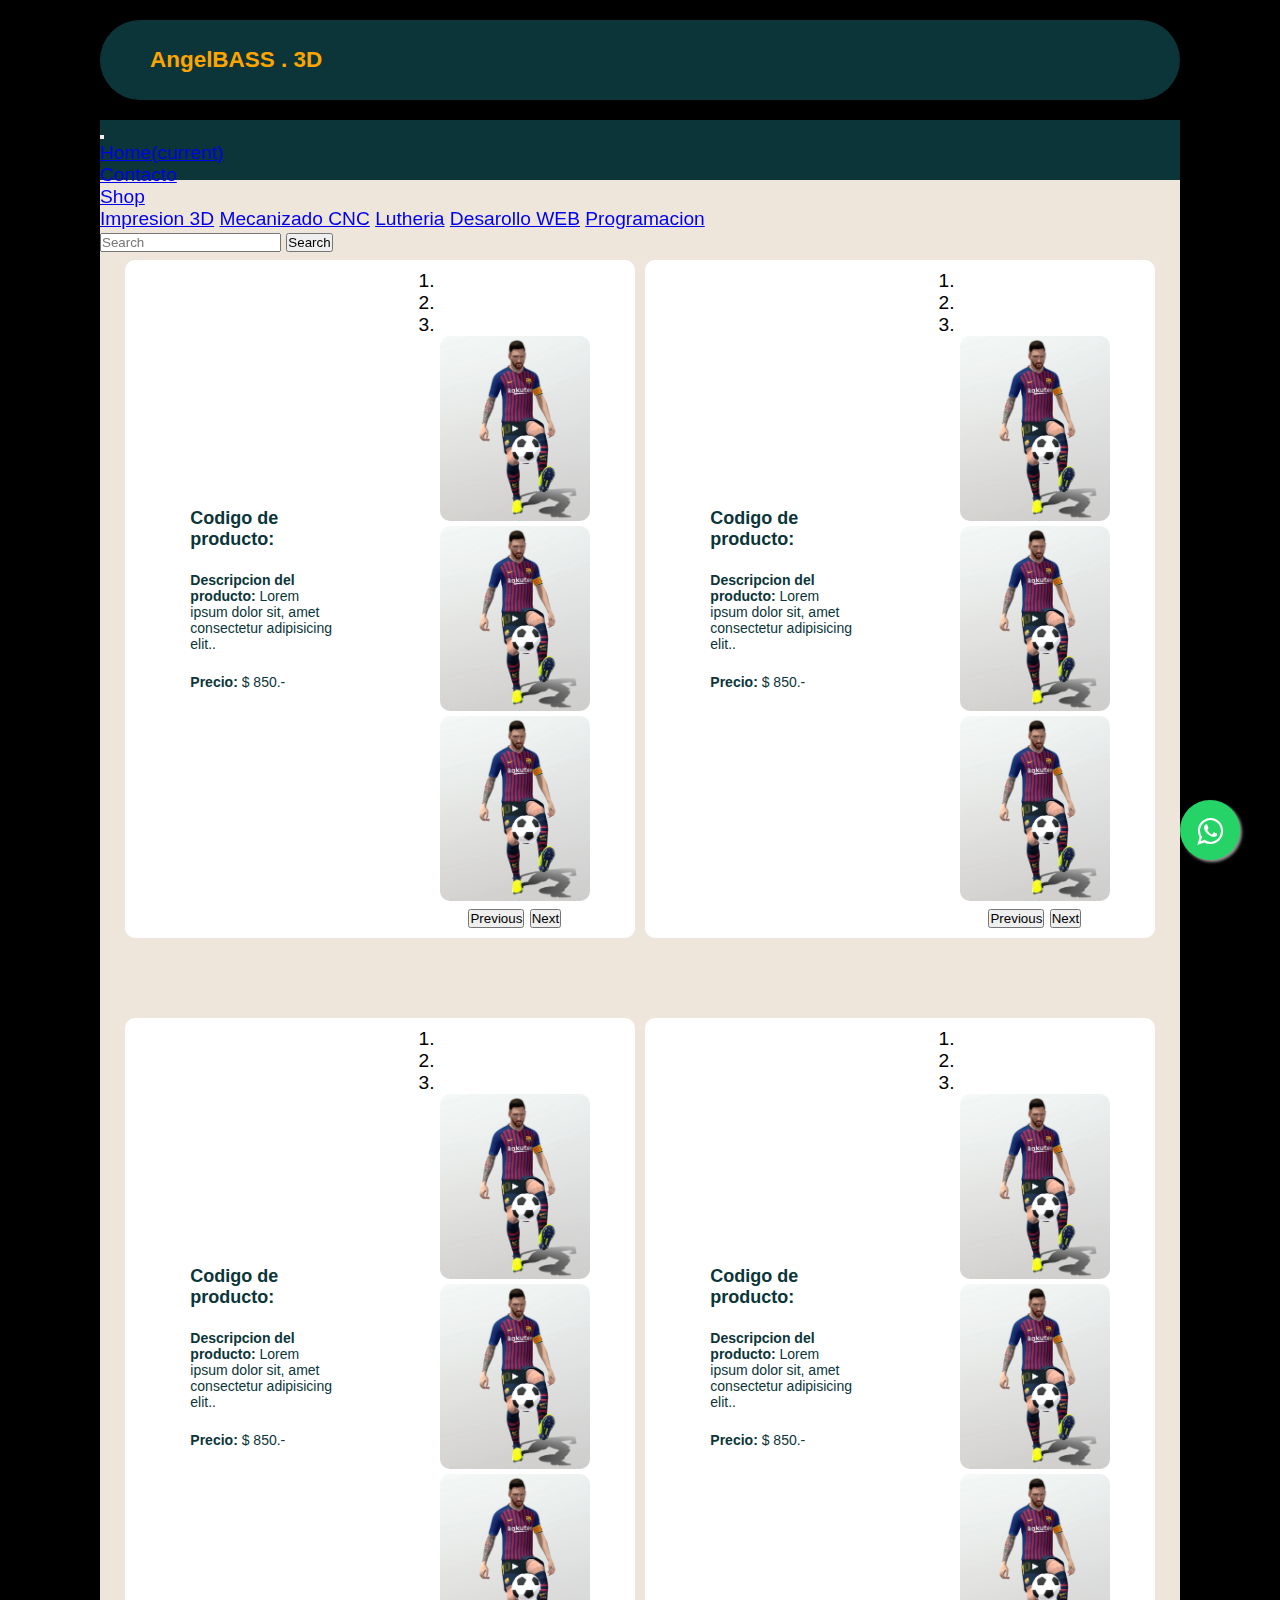
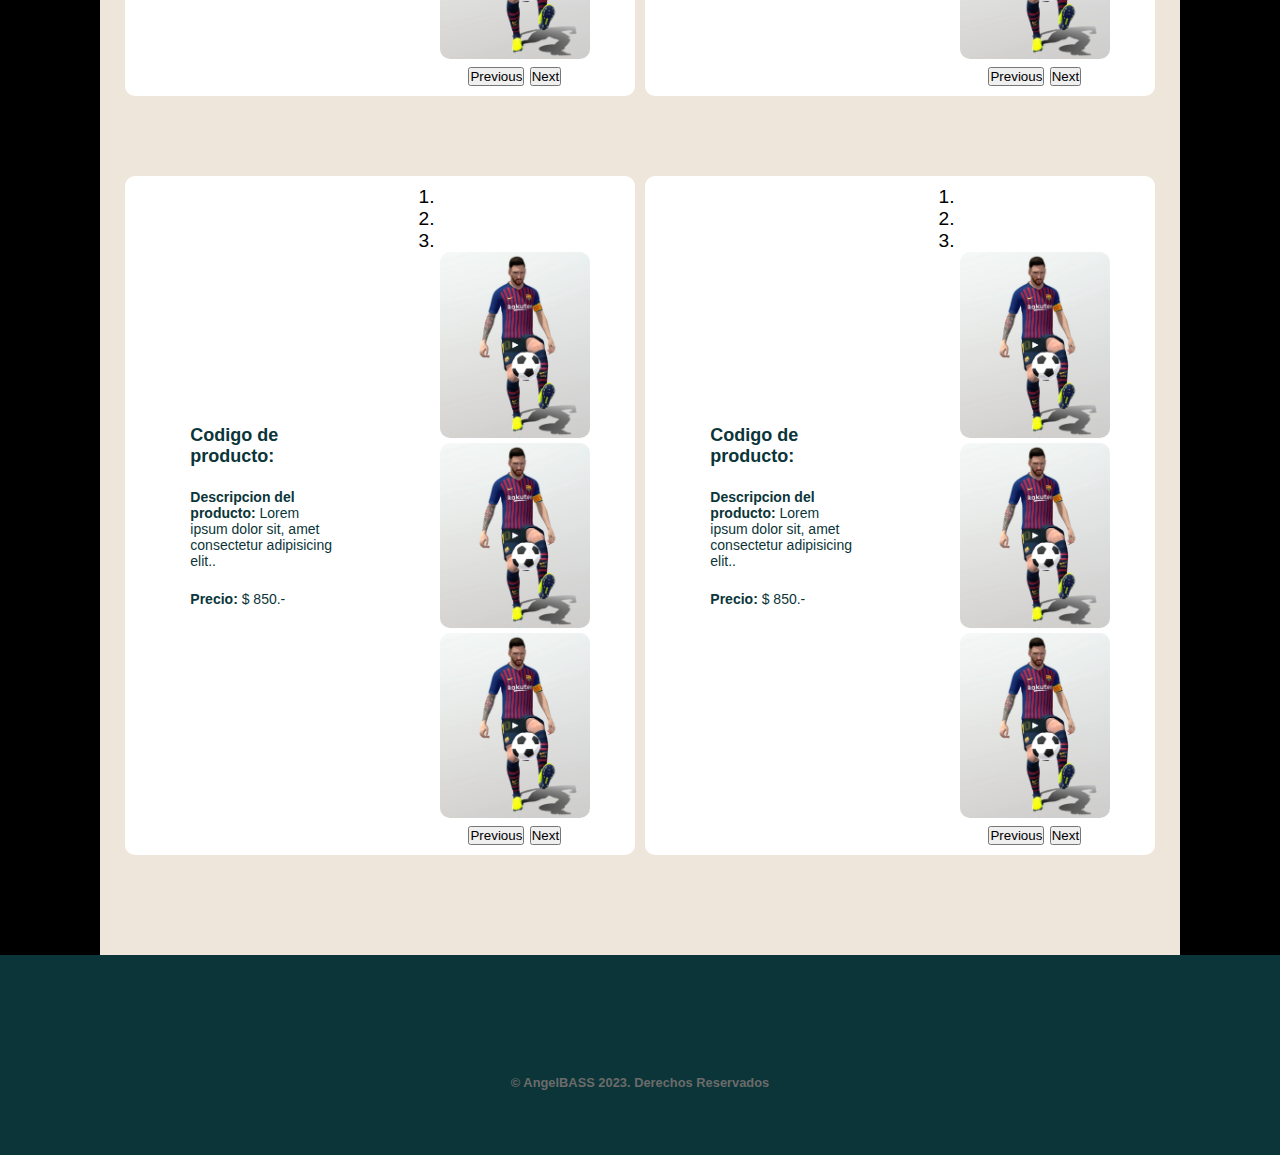
<file: index.html>
<!DOCTYPE html>
<html lang="en">
<head>
  <meta charset="UTF-8">
  <meta http-equiv="X-UA-Compatible" content="IE=edge">
  <meta name="viewport" content="width=device-width, initial-scale=1.0">
  <link rel="stylesheet" href="estilo.css">
  <link rel="stylesheet" href="whatsapp.css">
  <link href="https://cdn.jsdelivr.net/npm/bootstrap@5.2.1/dist/css/bootstrap.min.css" rel="stylesheet"
    integrity="sha384-iYQeCzEYFbKjA/T2uDLTpkwGzCiq6soy8tYaI1GyVh/UjpbCx/TYkiZhlZB6+fzT" crossorigin="anonymous">

  <title>AngelBASS</title>


</head>
<body class="grid-container">

      <link rel="stylesheet" href="https://maxcdn.bootstrapcdn.com/font-awesome/4.5.0/css/font-awesome.min.css">
      <a href="https://api.whatsapp.com/send?phone=541166392832&text=Hola, quiero mas informacion de un producto." class="float" target="_blank">
      <i class="fa fa-whatsapp my-float"></i>
      </a>


  <header class="header">
    <div class="content_logo">
      <h3><b>AngelBASS . 3D</b></h3>
    </div>
  </header>


  <nav class="content_navbar">
    <nav class="navbar navbar-expand-sm navbar-light bg-light">
        <div class="container">
        
        <button class="navbar-toggler d-lg-none" type="button" data-bs-toggle="collapse" data-bs-target="#collapsibleNavId" aria-controls="collapsibleNavId"
          aria-expanded="false" aria-label="Toggle navigation">
          <span class="navbar-toggler-icon"></span>
        </button>
        <div class="collapse navbar-collapse" id="collapsibleNavId">
          <ul class="navbar-nav me-auto mt-2 mt-lg-0">
            <li class="nav-item">
              <a class="nav-link active" href="#" aria-current="page">Home<span class="visually-hidden">(current)</span></a>
            </li>
            <li class="nav-item">
              <a class="nav-link" href="#">Contacto</a>
            </li>
            <li class="nav-item dropdown">
              <a class="nav-link dropdown-toggle" href="#" id="dropdownId" data-bs-toggle="dropdown" aria-haspopup="true" aria-expanded="false">Shop</a>
              <div class="dropdown-menu" aria-labelledby="dropdownId">
                <a class="dropdown-item" href="#">Impresion 3D</a>
                <a class="dropdown-item" href="#">Mecanizado CNC</a>
                <a class="dropdown-item" href="#">Lutheria</a>
                <a class="dropdown-item" href="#">Desarollo WEB</a>
                <a class="dropdown-item" href="#">Programacion</a>
              </div>
            </li>
          </ul>
          <form class="d-flex my-2 my-lg-0">
            <input class="form-control me-sm-2" type="text" placeholder="Search">
            <button class="btn btn-outline-success my-2 my-sm-0" type="submit">Search</button>
          </form>
        </div>
      </div>
    </nav>
    
  </nav>
 
  <article class="main">

    <div class="content_filas">
      <div class="main_filas">
        
        <div class="caja c1">
          <h5 class="h5">Codigo de producto:</h5><br>
          <p><b>Descripcion del producto:</b> Lorem ipsum dolor sit, amet consectetur adipisicing elit..</p><br>
          <p><b>Precio:</b> $ 850.-</p>
        </div>
      
        <div class="caja c2">
          <div id="carouselId-1" class="carousel slide" data-bs-ride="carousel">
            <ol class="carousel-indicators">
              <li data-bs-target="#carouselId-1" data-bs-slide-to="0" class="active" aria-current="true" aria-label="First slide"></li>
              <li data-bs-target="#carouselId-1" data-bs-slide-to="1" aria-label="Second slide"></li>
              <li data-bs-target="#carouselId-1" data-bs-slide-to="2" aria-label="Third slide"></li>
            </ol>
            <div class="carousel-inner" role="listbox">
              <div class="carousel-item active">
                <a href="imagen_grande.html"><img src="messi.jpg" class="w-100 d-block" alt="First slide"></a>
              </div>
              <div class="carousel-item">
                <a href="imagen_grande.html"><img src="messi.jpg" class="w-100 d-block" alt="First slide"></a>
              </div>
              <div class="carousel-item">
                <a href="imagen_grande.html"><img src="messi.jpg" class="w-100 d-block" alt="First slide"></a>
              </div>
            </div>
            <button class="carousel-control-prev" type="button" data-bs-target="#carouselId-1" data-bs-slide="prev">
              <span class="carousel-control-prev-icon" aria-hidden="true"></span>
              <span class="visually-hidden">Previous</span>
            </button>
            <button class="carousel-control-next" type="button" data-bs-target="#carouselId-1" data-bs-slide="next">
              <span class="carousel-control-next-icon" aria-hidden="true"></span>
              <span class="visually-hidden">Next</span>
              </button>
          </div>
        </div>

      </div>

      <div class="main_filas">
        
        <div class="caja c1">
          <h5 class="h5">Codigo de producto:</h5><br>
          <p><b>Descripcion del producto:</b> Lorem ipsum dolor sit, amet consectetur adipisicing elit..</p><br>
          <p><b>Precio:</b> $ 850.-</p>
        </div>
      
        <div class="caja c2">
          <div id="carouselId-2" class="carousel slide" data-bs-ride="carousel">
            <ol class="carousel-indicators">
              <li data-bs-target="#carouselId-2" data-bs-slide-to="0" class="active" aria-current="true" aria-label="First slide"></li>
              <li data-bs-target="#carouselId-2" data-bs-slide-to="1" aria-label="Second slide"></li>
              <li data-bs-target="#carouselId-2" data-bs-slide-to="2" aria-label="Third slide"></li>
            </ol>
            <div class="carousel-inner" role="listbox">
              <div class="carousel-item active">
                <img src="messi.jpg" class="w-100 d-block" alt="First slide">
              </div>
              <div class="carousel-item">
                <img src="messi.jpg" class="w-100 d-block" alt="Second slide">
              </div>
              <div class="carousel-item">
                <img src="messi.jpg" class="w-100 d-block" alt="Third slide">
              </div>
            </div>
            <button class="carousel-control-prev" type="button" data-bs-target="#carouselId-2" data-bs-slide="prev">
              <span class="carousel-control-prev-icon" aria-hidden="true"></span>
              <span class="visually-hidden">Previous</span>
            </button>
            <button class="carousel-control-next" type="button" data-bs-target="#carouselId-2" data-bs-slide="next">
              <span class="carousel-control-next-icon" aria-hidden="true"></span>
              <span class="visually-hidden">Next</span>
              </button>
          </div>
        </div>

      </div>

    </div>

    <div class="content_filas">
      <div class="main_filas">
        
        <div class="caja c1">
          <h5 class="h5">Codigo de producto:</h5><br>
          <p><b>Descripcion del producto:</b> Lorem ipsum dolor sit, amet consectetur adipisicing elit..</p><br>
          <p><b>Precio:</b> $ 850.-</p>
        </div>
      
        <div class="caja c2">
          <div id="carouselId-3" class="carousel slide" data-bs-ride="carousel">
            <ol class="carousel-indicators">
              <li data-bs-target="#carouselId-3" data-bs-slide-to="0" class="active" aria-current="true" aria-label="First slide"></li>
              <li data-bs-target="#carouselId-3" data-bs-slide-to="1" aria-label="Second slide"></li>
              <li data-bs-target="#carouselId-3" data-bs-slide-to="2" aria-label="Third slide"></li>
            </ol>
            <div class="carousel-inner" role="listbox">
              <div class="carousel-item active">
                <img src="messi.jpg" class="w-100 d-block" alt="First slide">
              </div>
              <div class="carousel-item">
                <img src="messi.jpg" class="w-100 d-block" alt="Second slide">
              </div>
              <div class="carousel-item">
                <img src="messi.jpg" class="w-100 d-block" alt="Third slide">
              </div>
            </div>
            <button class="carousel-control-prev" type="button" data-bs-target="#carouselId-3" data-bs-slide="prev">
              <span class="carousel-control-prev-icon" aria-hidden="true"></span>
              <span class="visually-hidden">Previous</span>
            </button>
            <button class="carousel-control-next" type="button" data-bs-target="#carouselId-3" data-bs-slide="next">
              <span class="carousel-control-next-icon" aria-hidden="true"></span>
              <span class="visually-hidden">Next</span>
              </button>
          </div>
        </div>

      </div>

      <div class="main_filas">
        
        <div class="caja c1">
          <h5 class="h5">Codigo de producto:</h5><br>
          <p><b>Descripcion del producto:</b> Lorem ipsum dolor sit, amet consectetur adipisicing elit..</p><br>
          <p><b>Precio:</b> $ 850.-</p>
        </div>
      
        <div class="caja c2">
          <div id="carouselId-4" class="carousel slide" data-bs-ride="carousel">
            <ol class="carousel-indicators">
              <li data-bs-target="#carouselId-4" data-bs-slide-to="0" class="active" aria-current="true" aria-label="First slide"></li>
              <li data-bs-target="#carouselId-4" data-bs-slide-to="1" aria-label="Second slide"></li>
              <li data-bs-target="#carouselId-4" data-bs-slide-to="2" aria-label="Third slide"></li>
            </ol>
            <div class="carousel-inner" role="listbox">
              <div class="carousel-item active">
                <img src="messi.jpg" class="w-100 d-block" alt="First slide">
              </div>
              <div class="carousel-item">
                <img src="messi.jpg" class="w-100 d-block" alt="Second slide">
              </div>
              <div class="carousel-item">
                <img src="messi.jpg" class="w-100 d-block" alt="Third slide">
              </div>
            </div>
            <button class="carousel-control-prev" type="button" data-bs-target="#carouselId-4" data-bs-slide="prev">
              <span class="carousel-control-prev-icon" aria-hidden="true"></span>
              <span class="visually-hidden">Previous</span>
            </button>
            <button class="carousel-control-next" type="button" data-bs-target="#carouselId-4" data-bs-slide="next">
              <span class="carousel-control-next-icon" aria-hidden="true"></span>
              <span class="visually-hidden">Next</span>
              </button>
          </div>
        </div>

      </div>

    </div>

    <div class="content_filas">
      <div class="main_filas">
        
        <div class="caja c1">
          <h5 class="h5">Codigo de producto:</h5><br>
          <p><b>Descripcion del producto:</b> Lorem ipsum dolor sit, amet consectetur adipisicing elit..</p><br>
          <p><b>Precio:</b> $ 850.-</p>
        </div>
      
        <div class="caja c2">
          <div id="carouselId-5" class="carousel slide" data-bs-ride="carousel">
            <ol class="carousel-indicators">
              <li data-bs-target="#carouselId-5" data-bs-slide-to="0" class="active" aria-current="true" aria-label="First slide"></li>
              <li data-bs-target="#carouselId-5" data-bs-slide-to="1" aria-label="Second slide"></li>
              <li data-bs-target="#carouselId-5" data-bs-slide-to="2" aria-label="Third slide"></li>
            </ol>
            <div class="carousel-inner" role="listbox">
              <div class="carousel-item active">
                <img src="messi.jpg" class="w-100 d-block" alt="First slide">
              </div>
              <div class="carousel-item">
                <img src="messi.jpg" class="w-100 d-block" alt="Second slide">
              </div>
              <div class="carousel-item">
                <img src="messi.jpg" class="w-100 d-block" alt="Third slide">
              </div>
            </div>
            <button class="carousel-control-prev" type="button" data-bs-target="#carouselId-5" data-bs-slide="prev">
              <span class="carousel-control-prev-icon" aria-hidden="true"></span>
              <span class="visually-hidden">Previous</span>
            </button>
            <button class="carousel-control-next" type="button" data-bs-target="#carouselId-5" data-bs-slide="next">
              <span class="carousel-control-next-icon" aria-hidden="true"></span>
              <span class="visually-hidden">Next</span>
              </button>
          </div>
        </div>

      </div>

      <div class="main_filas">
        
        <div class="caja c1">
          <h5 class="h5">Codigo de producto:</h5><br>
          <p><b>Descripcion del producto:</b> Lorem ipsum dolor sit, amet consectetur adipisicing elit..</p><br>
          <p><b>Precio:</b> $ 850.-</p>
        </div>
      
        <div class="caja c2">
          <div id="carouselId-6" class="carousel slide" data-bs-ride="carousel">
            <ol class="carousel-indicators">
              <li data-bs-target="#carouselId-6" data-bs-slide-to="0" class="active" aria-current="true" aria-label="First slide"></li>
              <li data-bs-target="#carouselId-6" data-bs-slide-to="1" aria-label="Second slide"></li>
              <li data-bs-target="#carouselId-6" data-bs-slide-to="2" aria-label="Third slide"></li>
            </ol>
            <div class="carousel-inner" role="listbox">
              <div class="carousel-item active">
                <img src="messi.jpg" class="w-100 d-block" alt="First slide">
              </div>
              <div class="carousel-item"> 
                <img src="messi.jpg" class="w-100 d-block" alt="Second slide">
              </div>
              <div class="carousel-item">
                <img src="messi.jpg" class="w-100 d-block" alt="Third slide">
              </div>
            </div>
            <button class="carousel-control-prev" type="button" data-bs-target="#carouselId-6" data-bs-slide="prev">
              <span class="carousel-control-prev-icon" aria-hidden="true"></span>
              <span class="visually-hidden">Previous</span>
            </button>
            <button class="carousel-control-next" type="button" data-bs-target="#carouselId-6" data-bs-slide="next">
              <span class="carousel-control-next-icon" aria-hidden="true"></span>
              <span class="visually-hidden">Next</span>
              </button>
          </div>
        </div>

      </div>

    </div>

    

  </article>

  <footer class="footer">
    <div class="container_footer">
      <div class="caja_footer-1">

      </div>
      <div class="caja_footer-2">

      </div>
      <div class="caja_footer-3">
        <h6>© AngelBASS 2023. Derechos Reservados</h6>
      </div>
    </div>
  </footer>

  <script src="https://cdn.jsdelivr.net/npm/@popperjs/core@2.11.6/dist/umd/popper.min.js"
    integrity="sha384-oBqDVmMz9ATKxIep9tiCxS/Z9fNfEXiDAYTujMAeBAsjFuCZSmKbSSUnQlmh/jp3" crossorigin="anonymous">
  </script>

  <script src="https://cdn.jsdelivr.net/npm/bootstrap@5.2.1/dist/js/bootstrap.min.js"
    integrity="sha384-7VPbUDkoPSGFnVtYi0QogXtr74QeVeeIs99Qfg5YCF+TidwNdjvaKZX19NZ/e6oz" crossorigin="anonymous">
  </script>
</body>
</html>
</file>
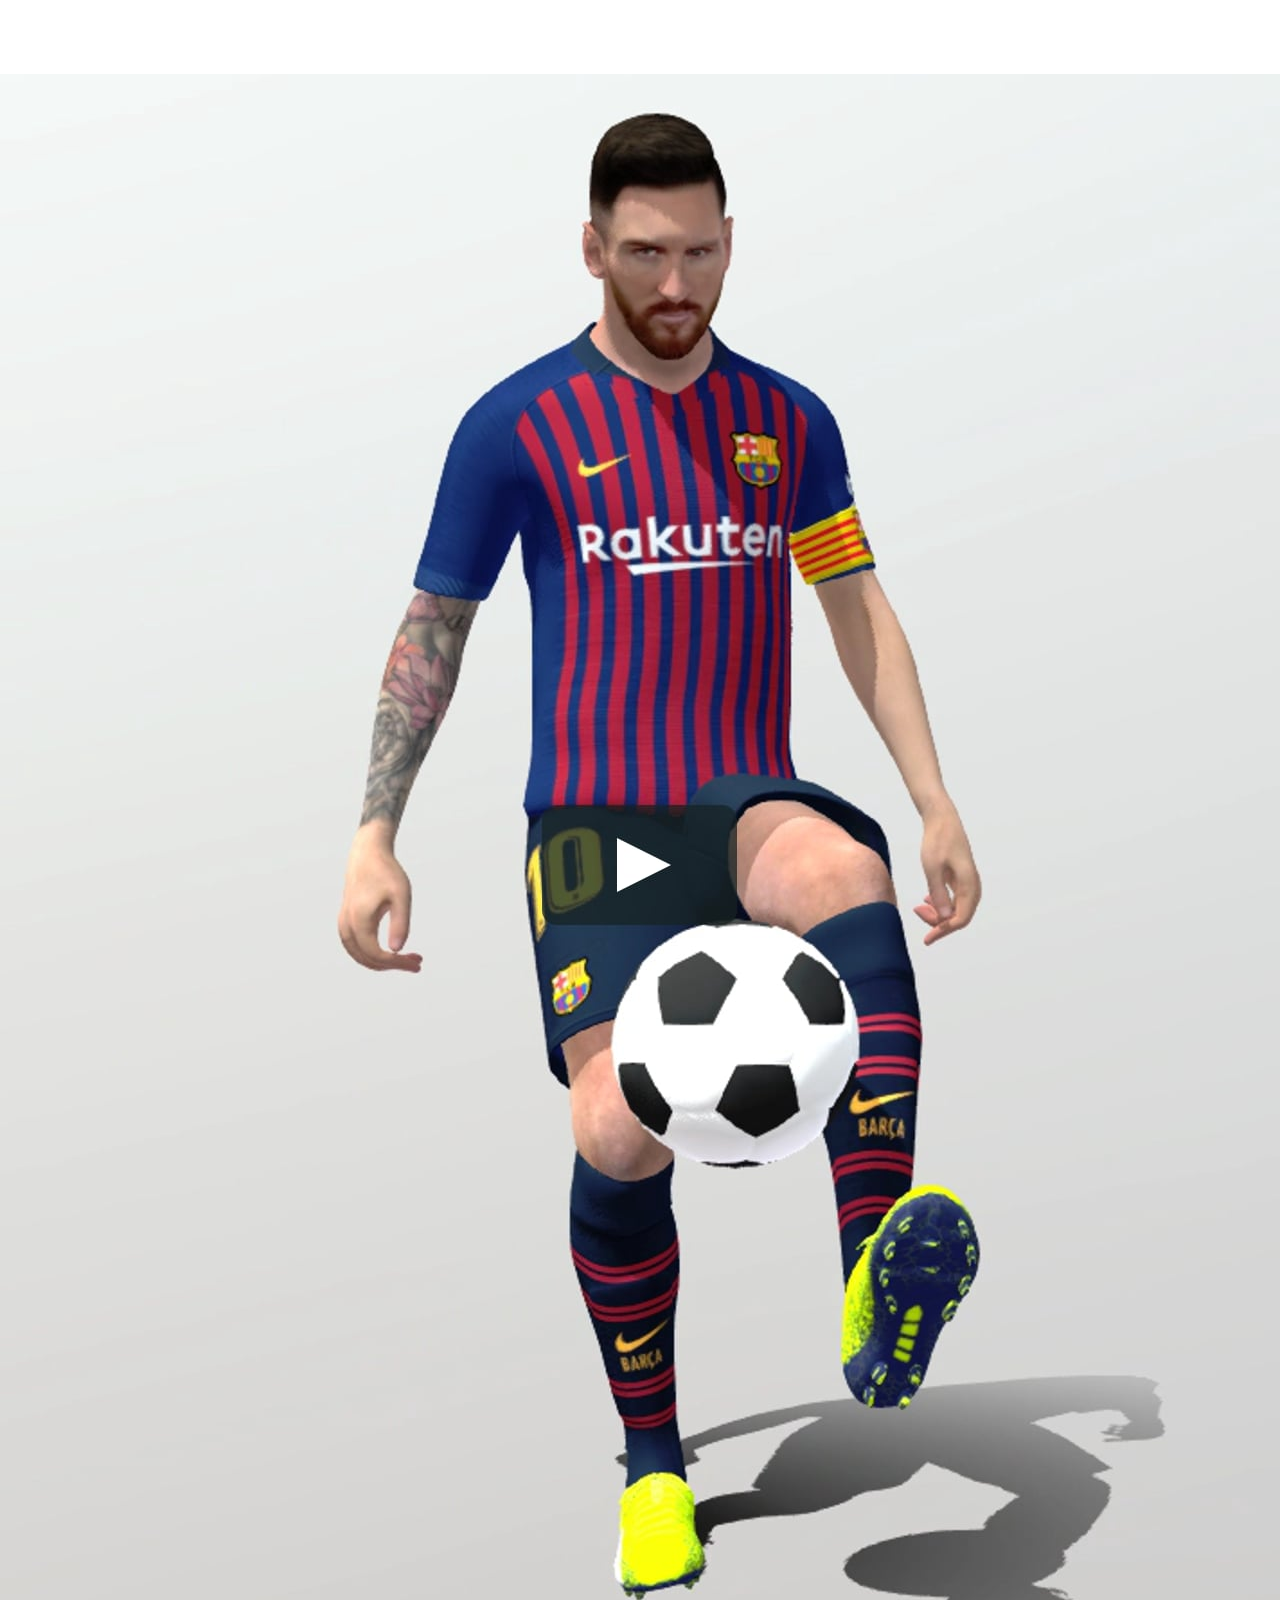
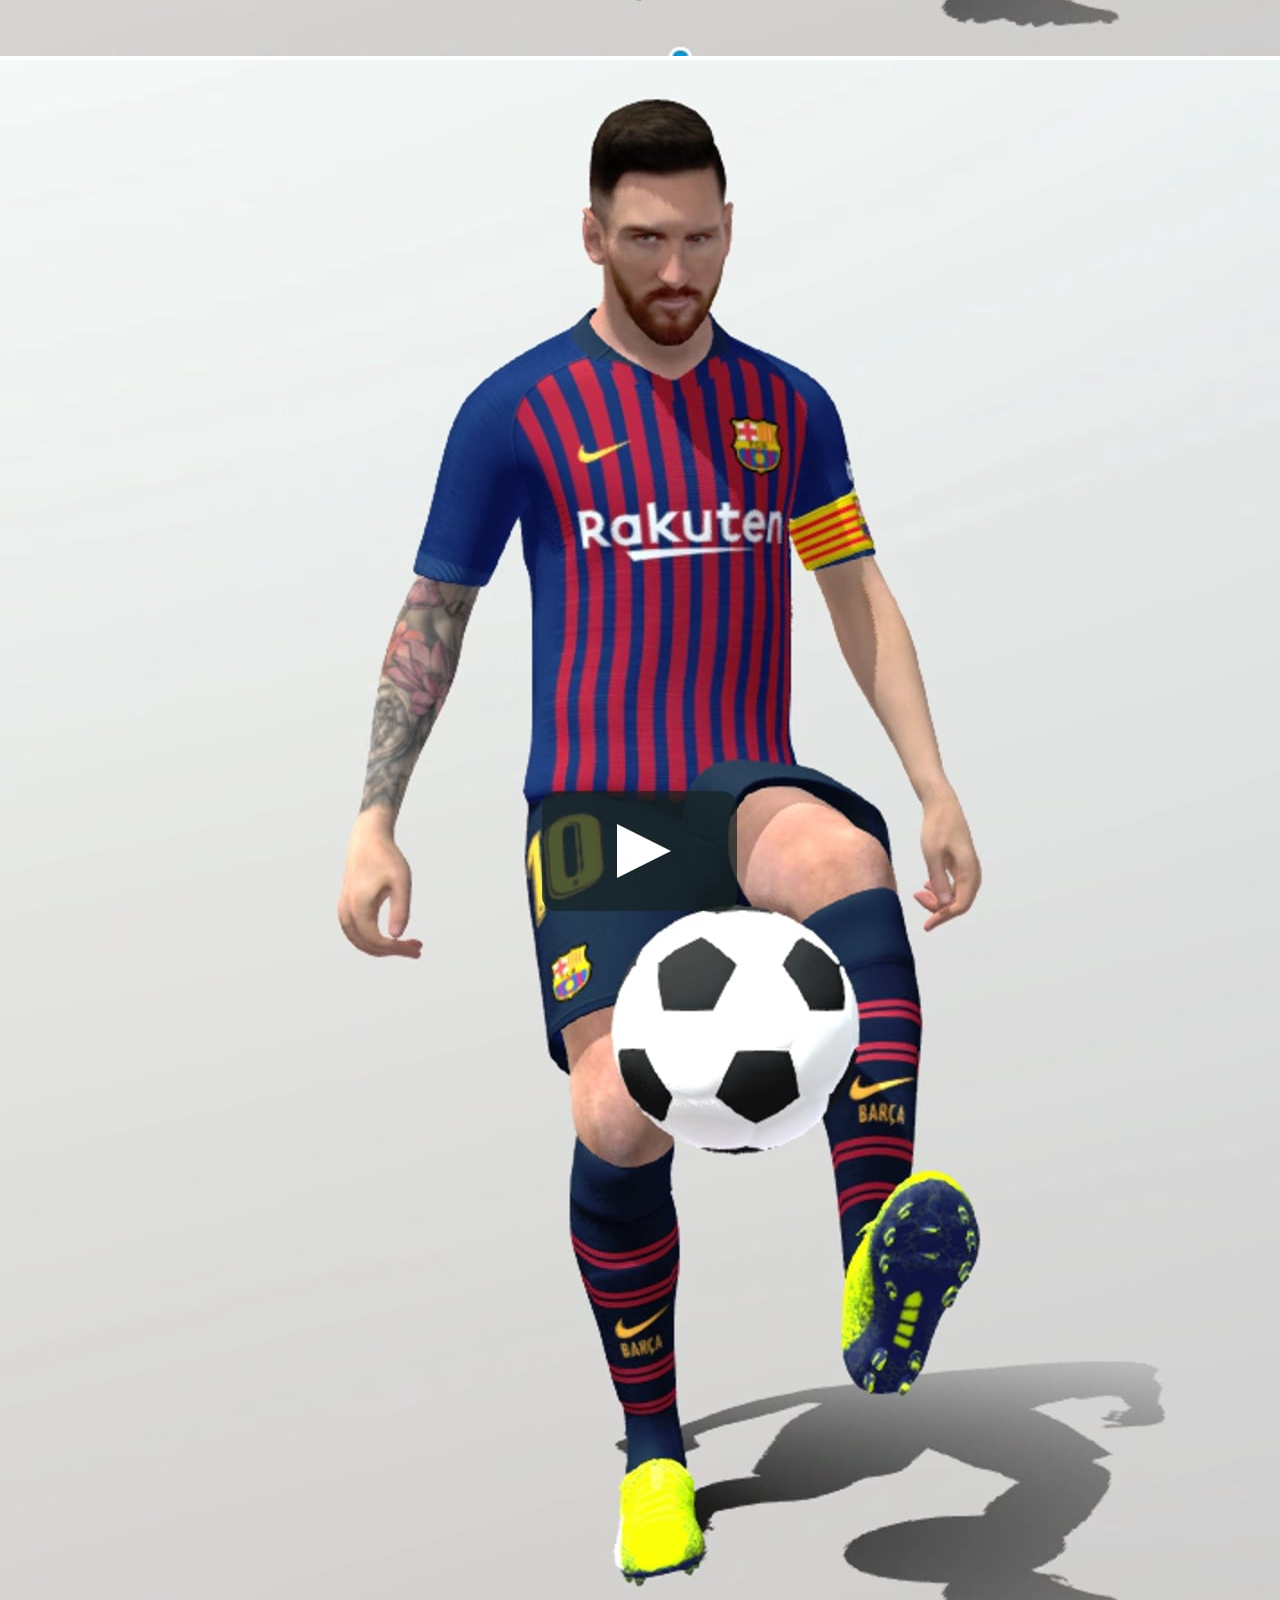
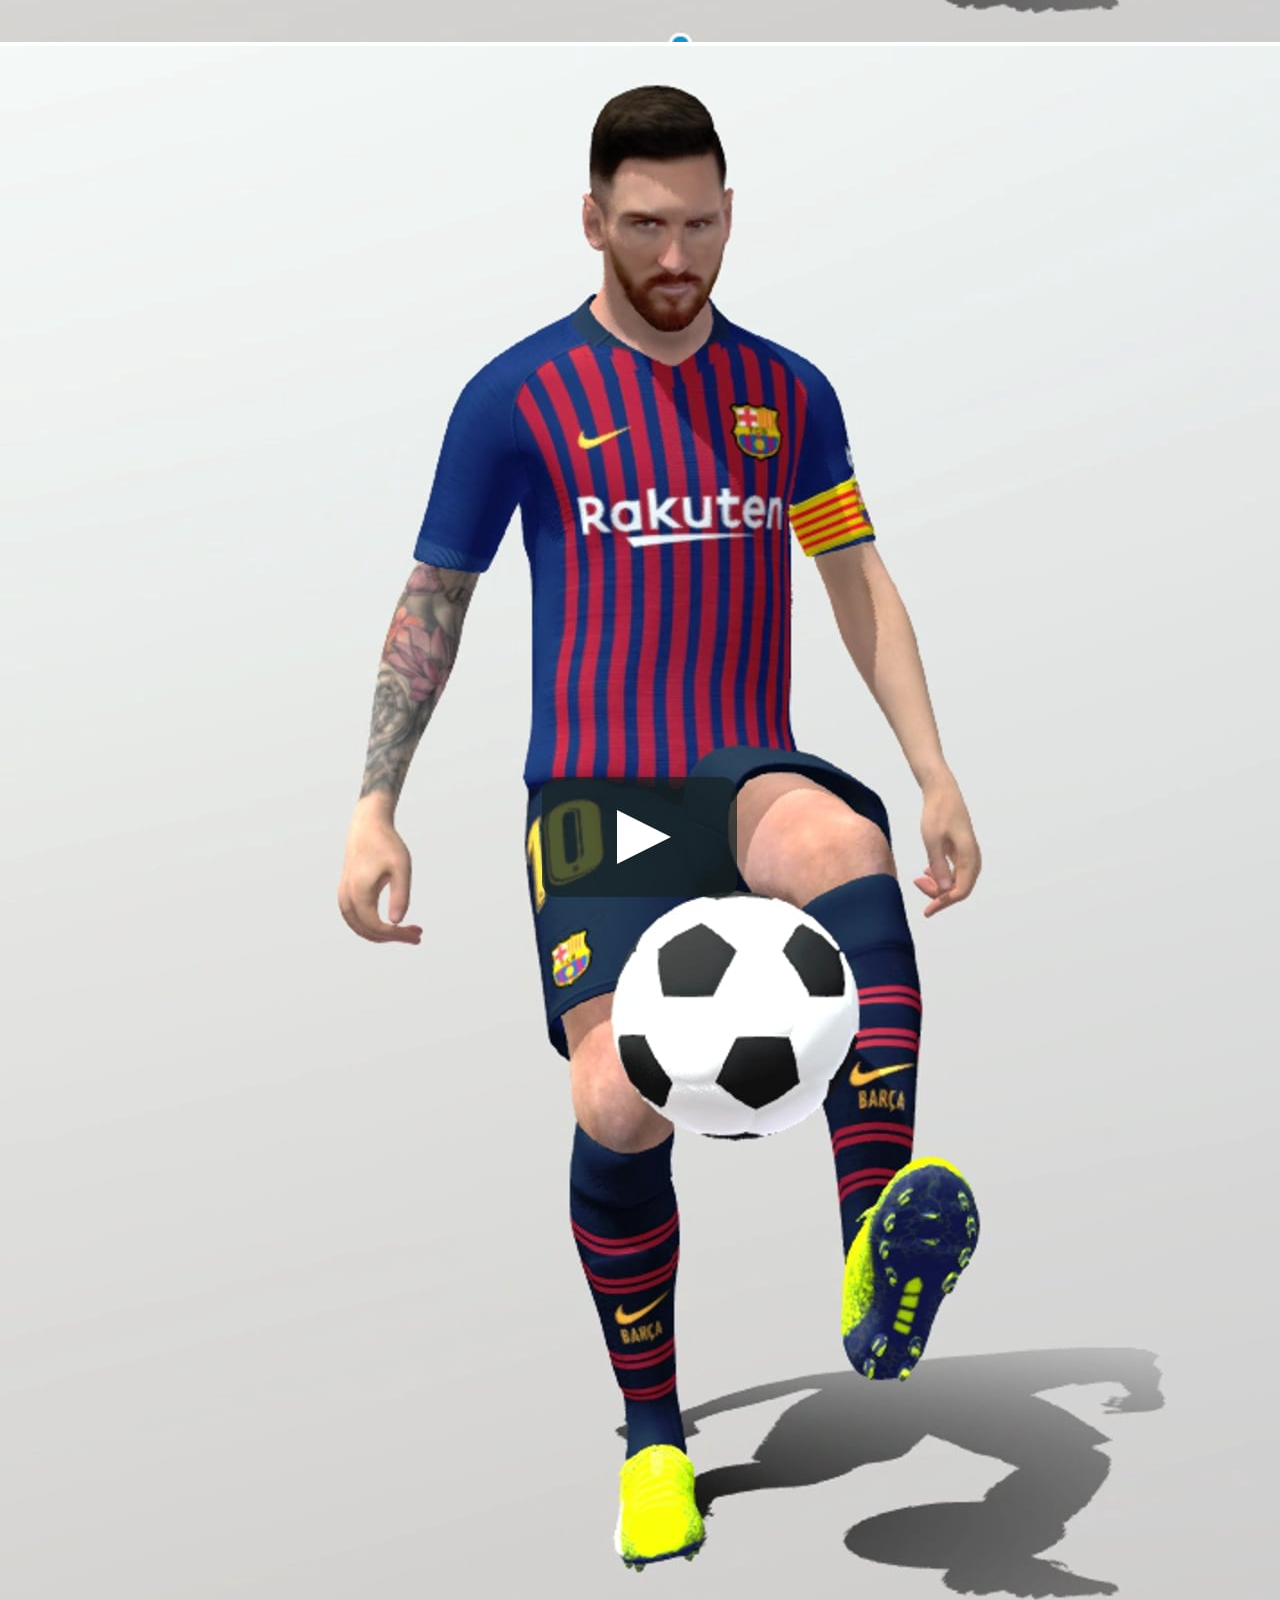
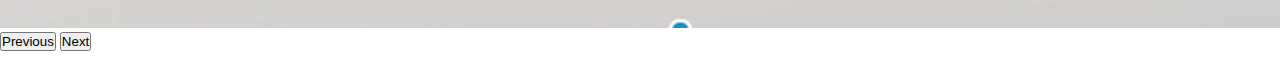
<file: imagen_grande.html>
<!doctype html>
<html lang="en">

<head>
  <title>Title</title>
  <!-- Required meta tags -->
  <meta charset="utf-8">
  <meta name="viewport" content="width=device-width, initial-scale=1, shrink-to-fit=no">

  <!-- Bootstrap CSS v5.2.1 -->
  <link href="https://cdn.jsdelivr.net/npm/bootstrap@5.2.1/dist/css/bootstrap.min.css" rel="stylesheet"
    integrity="sha384-iYQeCzEYFbKjA/T2uDLTpkwGzCiq6soy8tYaI1GyVh/UjpbCx/TYkiZhlZB6+fzT" crossorigin="anonymous">
    <link rel="stylesheet" href="styl_imagen_grande.css">
</head>

<body>
  <header>
    <!-- place navbar here -->
  </header>
  <main>
    <div class="container_carousel">
        <div class="caja c2">
            <div id="carouselId-1" class="carousel slide" data-bs-ride="carousel">
              <ol class="carousel-indicators">
                <li data-bs-target="#carouselId-1" data-bs-slide-to="0" class="active" aria-current="true" aria-label="First slide"></li>
                <li data-bs-target="#carouselId-1" data-bs-slide-to="1" aria-label="Second slide"></li>
                <li data-bs-target="#carouselId-1" data-bs-slide-to="2" aria-label="Third slide"></li>
              </ol>
              <div class="carousel-inner" role="listbox">
                <div class="carousel-item active">
                  <img src="messi.jpg" class="w-100 d-block" alt="First slide">
                </div>
                <div class="carousel-item">
                  <img src="messi.jpg" class="w-100 d-block" alt="Second slide">
                </div>
                <div class="carousel-item">
                  <img src="messi.jpg" class="w-100 d-block" alt="Third slide">
                </div>
              </div>
              <button class="carousel-control-prev" type="button" data-bs-target="#carouselId-1" data-bs-slide="prev">
                <span class="carousel-control-prev-icon" aria-hidden="true"></span>
                <span class="visually-hidden">Previous</span>
              </button>
              <button class="carousel-control-next" type="button" data-bs-target="#carouselId-1" data-bs-slide="next">
                <span class="carousel-control-next-icon" aria-hidden="true"></span>
                <span class="visually-hidden">Next</span>
                </button>
            </div>
          </div>
    </div>

  </main>
  <footer>
    <!-- place footer here -->
  </footer>
  <!-- Bootstrap JavaScript Libraries -->
  <script src="https://cdn.jsdelivr.net/npm/@popperjs/core@2.11.6/dist/umd/popper.min.js"
    integrity="sha384-oBqDVmMz9ATKxIep9tiCxS/Z9fNfEXiDAYTujMAeBAsjFuCZSmKbSSUnQlmh/jp3" crossorigin="anonymous">
  </script>

  <script src="https://cdn.jsdelivr.net/npm/bootstrap@5.2.1/dist/js/bootstrap.min.js"
    integrity="sha384-7VPbUDkoPSGFnVtYi0QogXtr74QeVeeIs99Qfg5YCF+TidwNdjvaKZX19NZ/e6oz" crossorigin="anonymous">
  </script>
</body>

</html>
</file>
<file: estilo.css>
*{
    margin: 0px;
    padding: 0px;
}

html{
    height: 100%;
    
}

body{
    font-family: sans-serif;
    font-size: 1.2rem;
    min-height: 100%;
    background-color: black;
}

h3{
    margin: 20px;
    text-shadow: 7px, 7px, 7px, black;
}

.header{
    display: flex;
    align-items: center;
    justify-content: left;
    padding: 30px;
    grid-area: header;
    background-color: #0b3538;
    color: orange;
    border-radius: 100PX;
    margin: 20px 0px 20px 0px;
}

.content_navbar{
    grid-area: navbar;
    align-content: center;
    background-color: #0b3538;
    position: sticky;
    top: 0;
    z-index: 100;
}

.main{
    grid-area: main;
    background-color: rgb(239, 230, 219);
    padding: 20px;
    text-align: center;
}

.footer{
    grid-area: footer;
    background-color: #0b3538;
    padding: 20px;
    text-align: center;
}

.grid-container{
    display: grid;
    gap: 0px;
    grid-template: 
       "header"  100px
       "navbar"  50px
       "main"    auto
       "footer"  100px; 
}

.main_filas{
    display: flex;
    margin-bottom: 20px;
    padding: 5px;
    width: 48%;
    height: min-content;
    background-color: white;
    border: 2px;
    border-color: black;
    border-radius: 10px;
    justify-content: space-around;
    align-items: center;
}

.content_filas{
    display: flex;
    flex-direction: row;
    justify-content: space-around;
    
}

@media (max-width: 500px) {

    .main{
        padding-top: 20px;
    }

    .main_filas{
        width: 100%;
    }

    .content_filas{
        
        display: flex;
        flex-direction: column;
        justify-content: space-around;
    }

    .c2 img{
        align-items: center;
        width:100%;
        border-radius: 10px;
    }

    .slide{
        width: 120%;
    }
    
    .caja h5{
        font-size: 14px;
    }

    .caja p{
        font-size: 10px;
    }

    .grid-container {
        grid-template: 
        "header" 100px
        "navbar" auto
        "main"  auto
        "footer" 200px /
        auto;
    }
}

@media (min-width: 600px) {

    #carouselId{
        width: 100%;
    }

    .main_filas{
        width: 100%;
        margin-bottom: 80px;
    }

    .content_filas{
        display: flex;
        flex-direction: column;
        justify-content: space-around;
    }
    
    .c2 img{
        width: auto;
        border-radius: 10px;
    }

    .caja p{
        font-size: 14px;
    }

    .caja h5{
        font-size: 18px;
    }

    .grid-container {
        grid-template: 
        "header header" 100px
        "navbar navbar" auto
        "main main"  auto
        "footer footer" 200px /
        200px auto;
    }
}

@media (min-width: 1023px) {

    .main{
        padding-top: 80px;
    }

    .main_filas{
        width: 48%;
        margin-bottom: 80px;
    }

    .content_filas{
        width: 100%;
        display: flex;
        flex-direction: row;
        justify-content: space-around;
    }
    
    .c2 img{
        width: 100%;
        border-radius: 10px;
    }
    .grid-container {
        grid-template: 
        ". header ."  120px
        ". navbar ."  60px
        ". main ." auto
        "footer footer footer" 200px /
        100px auto 100px;
    }
}



.caja{
    border: 1px;
    border-color: black;
    border-radius: 10px;
    width: 30%;
    height: min-content;
    background-color: white;
    margin: 5px;
}
article{
    display: flex;
    flex-direction: column;
    justify-content: center;
}

.c1{
    text-align: left;
    padding: 20px;
    color: #0b3538;
}

/*footer*/



.caja_footer-1{
    height: 50px;
    text-align: center;
}

.caja_footer-2{
    height: 50px;
    
}

.caja_footer-3{
    height: 50px;
    color: rgb(107, 107, 107);
    
}

.slide:hover{
    transform: scale(1.6);
    transition: 300ms;
}
</file>
<file: whatsapp.css>
.float{
	position:fixed;
	width:60px;
	height:60px;
	bottom:40px;
	right:40px;
	background-color:#25d366;
	color:#FFF;
	border-radius:50px;
	text-align:center;
  font-size:30px;
	box-shadow: 2px 2px 3px #999;
  z-index:100;
}
.float:hover {
	text-decoration: none;
	color: #25d366;
  background-color:#fff;
}

.my-float{
	margin-top:16px;
}
</file>
<file: styl_imagen_grande.css>
*{
    margin: 0;
    padding: 0;
    box-sizing: border-box;
}

.container_carousel{
    display: flex;
    flex-direction: column;
    justify-content: center;
    align-items: center;
    
}

#carouselId-1{
    height: 100%;
    margin: 20px;
}
</file>
